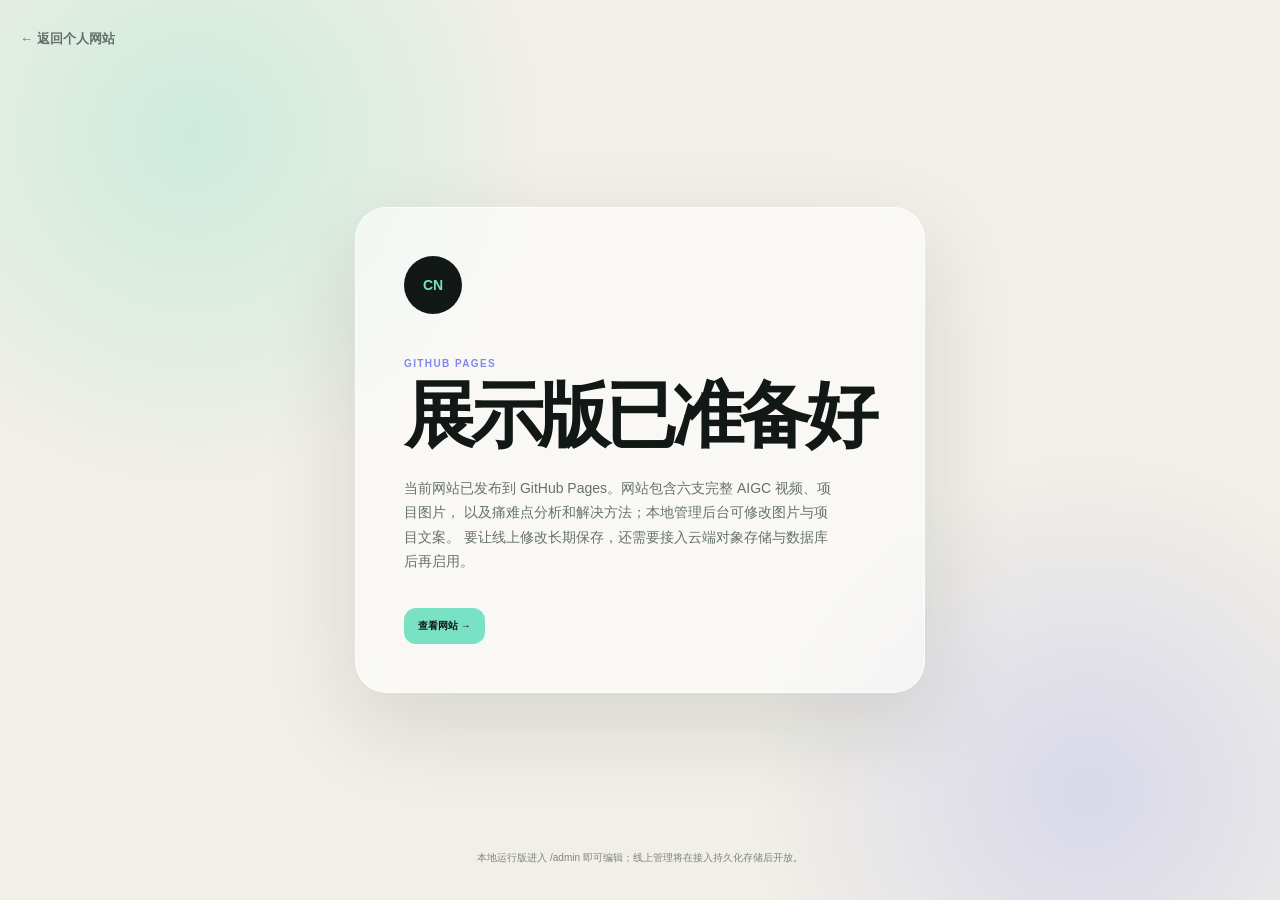
<file: admin.html>
<!doctype html>
<html lang="zh-CN">
<head>
  <meta charset="utf-8">
  <meta name="viewport" content="width=device-width, initial-scale=1">
  <meta name="robots" content="noindex, nofollow">
  <title>内容管理说明｜蔡能均个人网站</title>
  <link rel="icon" href="assets/favicon.svg" type="image/svg+xml">
  <link rel="stylesheet" href="admin.css">
</head>
<body>
  <main class="admin-shell">
    <section class="login-view">
      <a class="back-link" href="./">← 返回个人网站</a>
      <div class="login-card">
        <div class="login-card__mark">CN</div>
        <p class="eyebrow">GITHUB PAGES</p>
        <h1>展示版已准备好</h1>
        <p>
          当前网站已发布到 GitHub Pages。网站包含六支完整 AIGC 视频、项目图片，
          以及痛难点分析和解决方法；本地管理后台可修改图片与项目文案。
          要让线上修改长期保存，还需要接入云端对象存储与数据库后再启用。
        </p>
        <div class="password-field">
          <a class="upload-button" href="./" style="text-align:center;text-decoration:none;">查看网站 →</a>
        </div>
      </div>
      <p class="login-note">本地运行版进入 /admin 即可编辑；线上管理将在接入持久化存储后开放。</p>
    </section>
  </main>
</body>
</html>
</file>
<file: admin.css>
:root {
  --paper: #f1efe7;
  --ink: #111815;
  --mint: #79e2c5;
  --violet: #8186f2;
  --line: rgba(17, 24, 21, .16);
}

*,
*::before,
*::after {
  box-sizing: border-box;
}

[hidden] {
  display: none !important;
}

body {
  margin: 0;
  min-width: 320px;
  min-height: 100vh;
  color: var(--ink);
  background:
    radial-gradient(circle at 15% 15%, rgba(121, 226, 197, .3), transparent 26%),
    radial-gradient(circle at 85% 88%, rgba(129, 134, 242, .22), transparent 25%),
    var(--paper);
  font-family: "PingFang SC", "Microsoft YaHei", Arial, sans-serif;
  -webkit-font-smoothing: antialiased;
}

button,
input {
  font: inherit;
}

a {
  color: inherit;
}

.admin-shell {
  width: min(calc(100% - 40px), 1380px);
  min-height: 100vh;
  margin-inline: auto;
}

.login-view {
  display: flex;
  min-height: 100vh;
  align-items: center;
  justify-content: center;
  padding: 80px 0;
}

.back-link {
  position: absolute;
  top: 30px;
  left: max(20px, calc((100vw - 1380px) / 2));
  color: #637069;
  font-size: 13px;
  font-weight: 700;
  text-decoration: none;
}

.login-card {
  width: min(100%, 570px);
  padding: 48px;
  border: 1px solid rgba(255, 255, 255, .75);
  border-radius: 32px;
  background: rgba(255, 255, 255, .58);
  box-shadow: 0 32px 90px rgba(17, 24, 21, .12);
  backdrop-filter: blur(16px);
}

.login-card__mark {
  display: grid;
  width: 58px;
  height: 58px;
  margin-bottom: 44px;
  place-items: center;
  border-radius: 50%;
  color: var(--mint);
  background: var(--ink);
  font-size: 14px;
  font-weight: 800;
}

.eyebrow,
.upload-card__kicker {
  margin: 0 0 12px;
  color: var(--violet);
  font-size: 10px;
  font-weight: 800;
  letter-spacing: .14em;
}

.login-card h1,
.dashboard-intro h1 {
  margin: 0;
  font-size: clamp(44px, 6vw, 72px);
  line-height: .95;
  letter-spacing: -.07em;
}

.login-card > p:not(.eyebrow) {
  max-width: 430px;
  margin: 26px 0 34px;
  color: #65716b;
  font-size: 14px;
  line-height: 1.75;
}

.login-card label {
  display: block;
  margin-bottom: 9px;
  font-size: 12px;
  font-weight: 700;
}

.password-field {
  display: flex;
  gap: 8px;
}

.password-field input {
  min-width: 0;
  height: 54px;
  flex: 1;
  padding: 0 17px;
  border: 1px solid var(--line);
  border-radius: 13px;
  outline: none;
  background: rgba(255, 255, 255, .74);
}

.password-field input:focus {
  border-color: var(--violet);
  box-shadow: 0 0 0 4px rgba(129, 134, 242, .12);
}

.password-field button,
.dashboard-header button,
.dashboard-header a,
.choose-button,
.upload-button,
.reset-button {
  border: 0;
  border-radius: 12px;
  cursor: pointer;
  font-weight: 700;
  transition: transform .2s ease, background .2s ease, color .2s ease;
}

.password-field button {
  padding: 0 22px;
  color: var(--paper);
  background: var(--ink);
}

.password-field button:hover {
  color: var(--ink);
  background: var(--mint);
  transform: translateY(-2px);
}

.form-message,
.upload-card__message {
  min-height: 20px;
  margin: 10px 0 0;
  color: #d34f43;
  font-size: 11px;
}

.form-message.success,
.upload-card__message.success {
  color: #168853;
}

.login-note {
  position: absolute;
  bottom: 25px;
  color: #7b8580;
  font-size: 10px;
}

.dashboard {
  padding: 28px 0 50px;
}

.dashboard-header {
  display: flex;
  align-items: center;
  justify-content: space-between;
  padding-bottom: 24px;
  border-bottom: 1px solid var(--line);
}

.brand {
  display: inline-flex;
  align-items: center;
  gap: 10px;
  font-size: 13px;
  font-weight: 800;
  text-decoration: none;
}

.brand span {
  display: grid;
  width: 40px;
  height: 40px;
  place-items: center;
  border-radius: 50%;
  color: var(--mint);
  background: var(--ink);
  font-size: 10px;
}

.dashboard-header p {
  margin: 9px 0 0 50px;
  color: #6b7771;
  font-size: 11px;
}

.dashboard-header__actions {
  display: flex;
  gap: 8px;
}

.dashboard-header__actions a,
.dashboard-header__actions button {
  padding: 11px 14px;
  color: var(--ink);
  background: rgba(255, 255, 255, .62);
  font-size: 11px;
  text-decoration: none;
}

.dashboard-header__actions a:hover,
.dashboard-header__actions button:hover {
  background: var(--mint);
}

.dashboard-intro {
  display: flex;
  align-items: flex-end;
  justify-content: space-between;
  gap: 40px;
  padding: 80px 0 48px;
}

.dashboard-intro__tips {
  display: flex;
  flex-wrap: wrap;
  justify-content: flex-end;
  gap: 7px;
  max-width: 460px;
}

.dashboard-intro__tips span {
  padding: 8px 11px;
  border: 1px solid var(--line);
  border-radius: 999px;
  color: #626e68;
  font-size: 9px;
  font-weight: 700;
}

.upload-grid {
  display: grid;
  grid-template-columns: repeat(2, 1fr);
  gap: 18px;
}

.upload-card {
  overflow: hidden;
  border: 1px solid rgba(255, 255, 255, .8);
  border-radius: 26px;
  background: rgba(255, 255, 255, .52);
  box-shadow: 0 18px 50px rgba(17, 24, 21, .06);
}

.upload-card__preview {
  position: relative;
  height: 330px;
  overflow: hidden;
  background:
    linear-gradient(45deg, rgba(17, 24, 21, .04) 25%, transparent 25%) 0 0 / 24px 24px,
    linear-gradient(-45deg, rgba(17, 24, 21, .04) 25%, transparent 25%) 0 0 / 24px 24px,
    #e7e5dd;
}

.upload-card__preview img {
  width: 100%;
  height: 100%;
  object-fit: cover;
}

.upload-card__empty {
  position: absolute;
  inset: 0;
  display: grid;
  place-content: center;
  justify-items: center;
  color: #76817b;
}

.upload-card__empty span {
  display: grid;
  width: 54px;
  height: 54px;
  place-items: center;
  border: 1px dashed #89938e;
  border-radius: 50%;
  font-size: 28px;
}

.upload-card__empty p {
  margin: 12px 0 0;
  font-size: 11px;
}

.upload-card__number {
  position: absolute;
  top: 15px;
  right: 15px;
  display: grid;
  width: 36px;
  height: 36px;
  place-items: center;
  border-radius: 50%;
  color: var(--paper);
  background: var(--ink);
  font-size: 9px;
  font-weight: 800;
}

.upload-card__body {
  padding: 25px;
}

.upload-card__body h2 {
  margin: 0;
  font-size: 24px;
  letter-spacing: -.04em;
}

.upload-card__filename {
  min-height: 18px;
  margin: 12px 0 18px;
  overflow: hidden;
  color: #6d7872;
  font-size: 10px;
  text-overflow: ellipsis;
  white-space: nowrap;
}

.upload-card__actions {
  display: flex;
  flex-wrap: wrap;
  gap: 7px;
}

.choose-button,
.upload-button,
.reset-button {
  padding: 11px 14px;
  font-size: 10px;
}

.choose-button {
  color: var(--paper);
  background: var(--ink);
}

.choose-button input {
  position: absolute;
  width: 1px;
  height: 1px;
  opacity: 0;
}

.upload-button {
  color: var(--ink);
  background: var(--mint);
}

.upload-button:disabled {
  color: #9aa19e;
  background: #e1e2dd;
  cursor: not-allowed;
}

.reset-button {
  color: #6e7873;
  background: transparent;
}

.choose-button:hover,
.upload-button:not(:disabled):hover,
.reset-button:hover {
  transform: translateY(-2px);
}

.dashboard-footer {
  display: flex;
  align-items: center;
  justify-content: space-between;
  margin-top: 55px;
  padding-top: 25px;
  border-top: 1px solid var(--line);
  color: #68736e;
  font-size: 10px;
}

.dashboard-footer code {
  color: var(--ink);
}

.dashboard-footer a {
  font-weight: 800;
  text-decoration: none;
}

@media (max-width: 760px) {
  .admin-shell {
    width: calc(100% - 24px);
  }

  .login-card {
    padding: 30px 24px;
  }

  .password-field {
    display: grid;
  }

  .password-field button {
    height: 50px;
  }

  .dashboard-header {
    align-items: flex-start;
    gap: 24px;
  }

  .dashboard-header p {
    display: none;
  }

  .dashboard-header__actions {
    display: grid;
  }

  .dashboard-intro {
    align-items: flex-start;
    flex-direction: column;
    padding-top: 55px;
  }

  .dashboard-intro__tips {
    justify-content: flex-start;
  }

  .upload-grid {
    grid-template-columns: 1fr;
  }

  .upload-card__preview {
    height: 58vw;
    min-height: 250px;
  }

  .dashboard-footer {
    align-items: flex-start;
    flex-direction: column;
    gap: 16px;
  }
}
</file>
